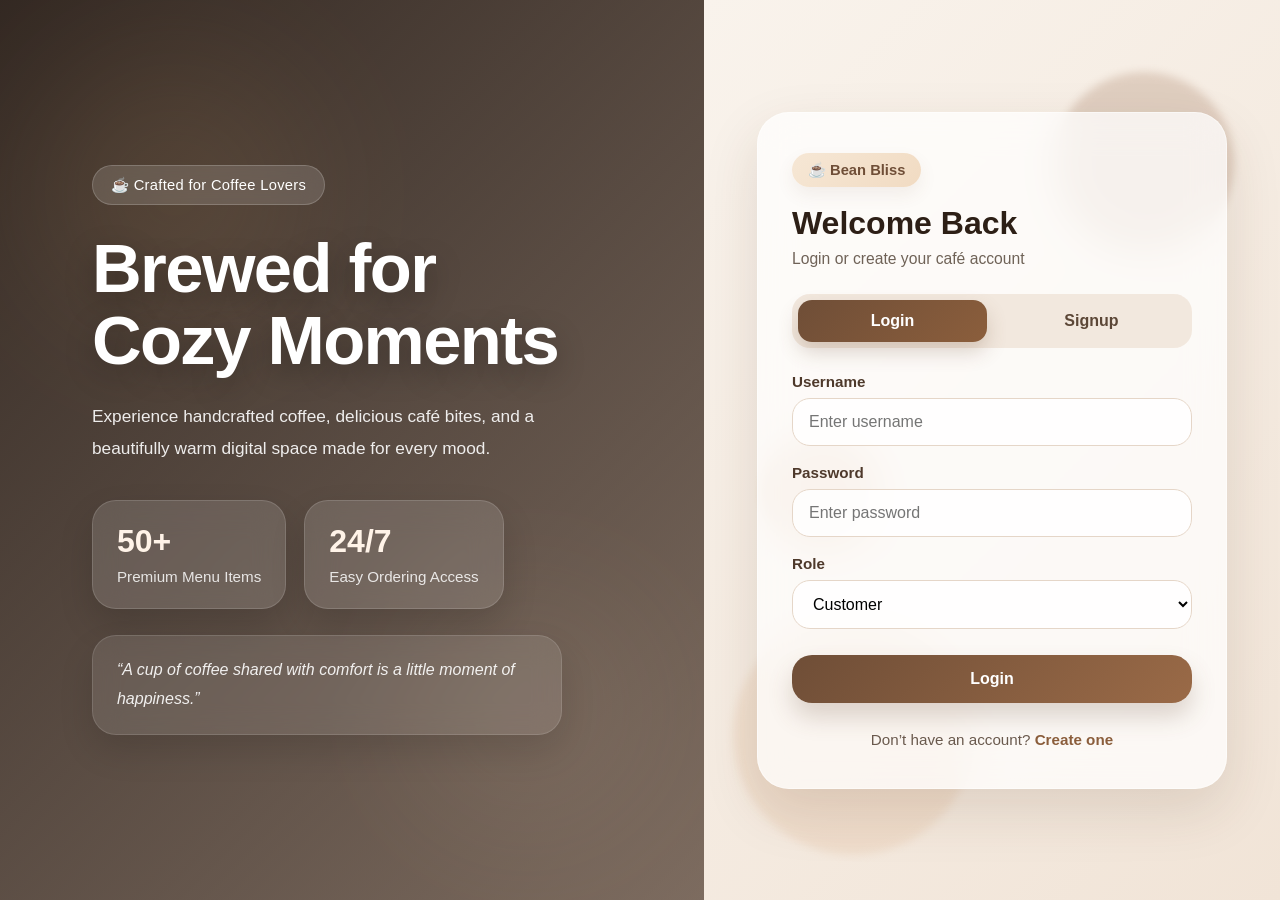
<file: Frontend/index.html>
<!DOCTYPE html>
<html lang="en">
<head>
  <meta charset="UTF-8" />
  <meta name="viewport" content="width=device-width, initial-scale=1.0"/>
  <title>Bean Bliss Café - Login</title>
  <link rel="stylesheet" href="css/style.css" />
  <link rel="stylesheet" href="css/auth.css" />
</head>
<body>

  <section class="auth-page">

    <!-- LEFT SIDE -->
<div class="auth-left">
  <div class="overlay"></div>
  <div class="light-blur blur-one"></div>
  <div class="light-blur blur-two"></div>

  <div class="auth-left-content">
    <span class="tag">☕ Crafted for Coffee Lovers</span>

    <h1>
      Brewed for <br>
      Cozy Moments
    </h1>

    <p>
      Experience handcrafted coffee, delicious café bites,
      and a beautifully warm digital space made for every mood.
    </p>

    <div class="hero-stats">
      <div class="stat-card">
        <h3>50+</h3>
        <span>Premium Menu Items</span>
      </div>

      <div class="stat-card">
        <h3>24/7</h3>
        <span>Easy Ordering Access</span>
      </div>
    </div>

    <div class="quote-card">
      <p>“A cup of coffee shared with comfort is a little moment of happiness.”</p>
    </div>
  </div>
</div>
    <!-- RIGHT SIDE -->
    <div class="auth-right">
      <div class="floating-circle one"></div>
      <div class="floating-circle two"></div>
      <div class="floating-circle three"></div>

      <div class="auth-box">
        <div class="brand-mini">☕ Bean Bliss</div>
        <h2>Welcome Back</h2>
        <p class="subtitle">Login or create your café account</p>

        <div class="tabs">
          <button class="tab-btn active" onclick="showAuthTab('login', this)">Login</button>
          <button class="tab-btn" onclick="showAuthTab('signup', this)">Signup</button>
        </div>

        <!-- LOGIN -->
        <div id="loginTab" class="auth-tab active">
          <div class="input-group">
            <label>Username</label>
            <input type="text" id="loginUsername" placeholder="Enter username">
          </div>

          <div class="input-group">
            <label>Password</label>
            <input type="password" id="loginPassword" placeholder="Enter password">
          </div>

          <div class="input-group">
            <label>Role</label>
            <select id="loginRole">
              <option value="customer">Customer</option>
              <option value="admin">Admin</option>
            </select>
          </div>

          <button class="main-auth-btn" onclick="loginUser()">Login</button>

          <p class="bottom-text">
            Don’t have an account?
            <span onclick="showAuthTab('signup', document.querySelectorAll('.tab-btn')[1])">Create one</span>
          </p>
        </div>

        <!-- SIGNUP -->
        <div id="signupTab" class="auth-tab">
          <div class="input-group">
            <label>Username</label>
            <input type="text" id="signupUsername" placeholder="Choose username">
          </div>

          <div class="input-group">
            <label>Password</label>
            <input type="password" id="signupPassword" placeholder="Create password">
          </div>

          <div class="input-group">
            <label>Role</label>
            <select id="signupRole">
              <option value="customer">Customer</option>
              <option value="admin">Admin</option>
            </select>
          </div>

          <button class="main-auth-btn" onclick="signupUser()">Create Account</button>

          <p class="bottom-text">
            Already have an account?
            <span onclick="showAuthTab('login', document.querySelectorAll('.tab-btn')[0])">Login</span>
          </p>
        </div>
      </div>
    </div>

  </section>

  <script src="js/app.js"></script>
  <script src="js/auth.js"></script>
</body>
</html>
</file>
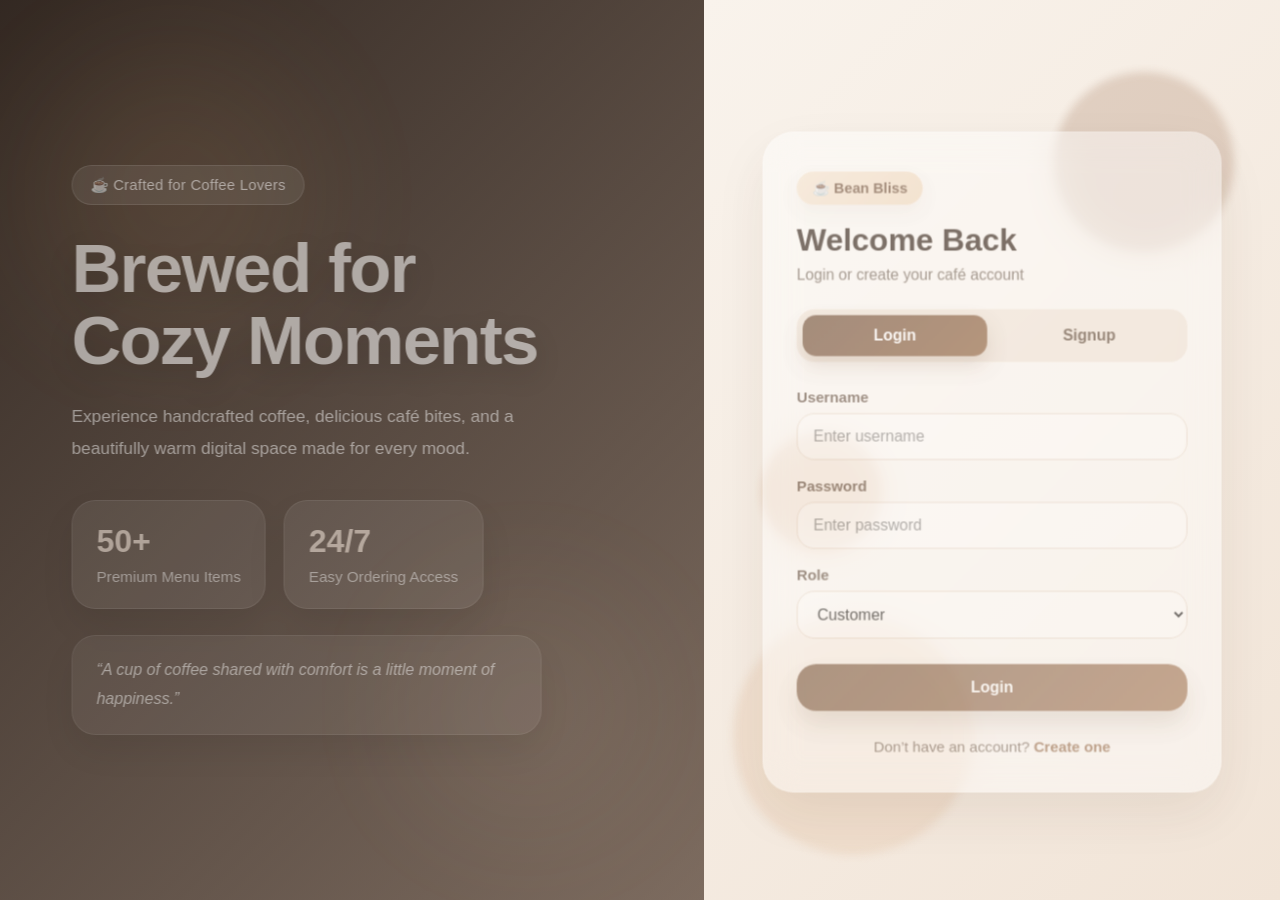
<file: Frontend/pages/admin.html>
<!DOCTYPE html>
<html lang="en">
<head>
  <meta charset="UTF-8"/>
  <meta name="viewport" content="width=device-width, initial-scale=1.0"/>
  <title>Admin Dashboard</title>
  <link rel="stylesheet" href="../css/style.css"/>
  <link rel="stylesheet" href="../css/admin.css"/>
</head>
<body onload="initAdminPage()">

  <header class="navbar">
    <h2>🛠️ Admin Dashboard</h2>
    <div class="nav-actions">
      <span id="adminWelcome"></span>
      <button onclick="logout()">Logout</button>
    </div>
  </header>

  <section class="admin-section">
    
    <!-- Add Menu Button -->
    <div class="admin-top-bar">
      <button class="open-modal-btn" onclick="openAddItemModal()">➕ Add Menu Item</button>
    </div>

    <div class="admin-cards">
      <div class="admin-card">
        <h3>Total Orders</h3>
        <p id="totalOrders">0</p>
      </div>
      <div class="admin-card">
        <h3>Total Revenue</h3>
        <p>₹<span id="totalRevenue">0</span></p>
      </div>
      <div class="admin-card">
        <h3>Total Users</h3>
        <p id="totalUsers">0</p>
      </div>
    </div>

    <div class="orders-table-container">
      <h2>All Orders</h2>
      <table>
        <thead>
          <tr>
            <th>#</th>
            <th>User</th>
            <th>Items</th>
            <th>Table</th>
            <th>Total</th>
            <th>Status</th>
            <th>Action</th>
          </tr>
        </thead>
        <tbody id="adminOrdersTable"></tbody>
      </table>
    </div>
  </section>

  <!-- Add Item Modal -->
  <div id="addItemModal" class="modal">
    <div class="modal-content">
      <span class="close-btn" onclick="closeAddItemModal()">&times;</span>
      <h2>Add New Menu Item</h2>

      <form id="addItemForm">
        <input type="text" id="itemName" placeholder="Item Name" required />
        <textarea id="itemDesc" placeholder="Item Description" required></textarea>
        <input type="number" id="itemPrice" placeholder="Price" required />
        <input type="text" id="itemImage" placeholder="Image URL" required />

        <select id="itemCategory" required>
          <option value="">Select Category</option>
          <option value="coffee">Coffee</option>
          <option value="cold drinks">Cold Drinks</option>
          <option value="tea">Tea</option>
          <option value="bakery">Bakery</option>
          <option value="desserts">Desserts</option>
          <option value="snacks">Snacks</option>
          <option value="meals">Meals</option>
        </select>

        <button type="submit" class="submit-btn">Add Item</button>
        <p id="addItemMessage" class="success-message"></p>
      </form>
    </div>
  </div>

  <script src="../js/app.js"></script>
  <script src="../js/admin.js"></script>
</body>
</html>
</file>
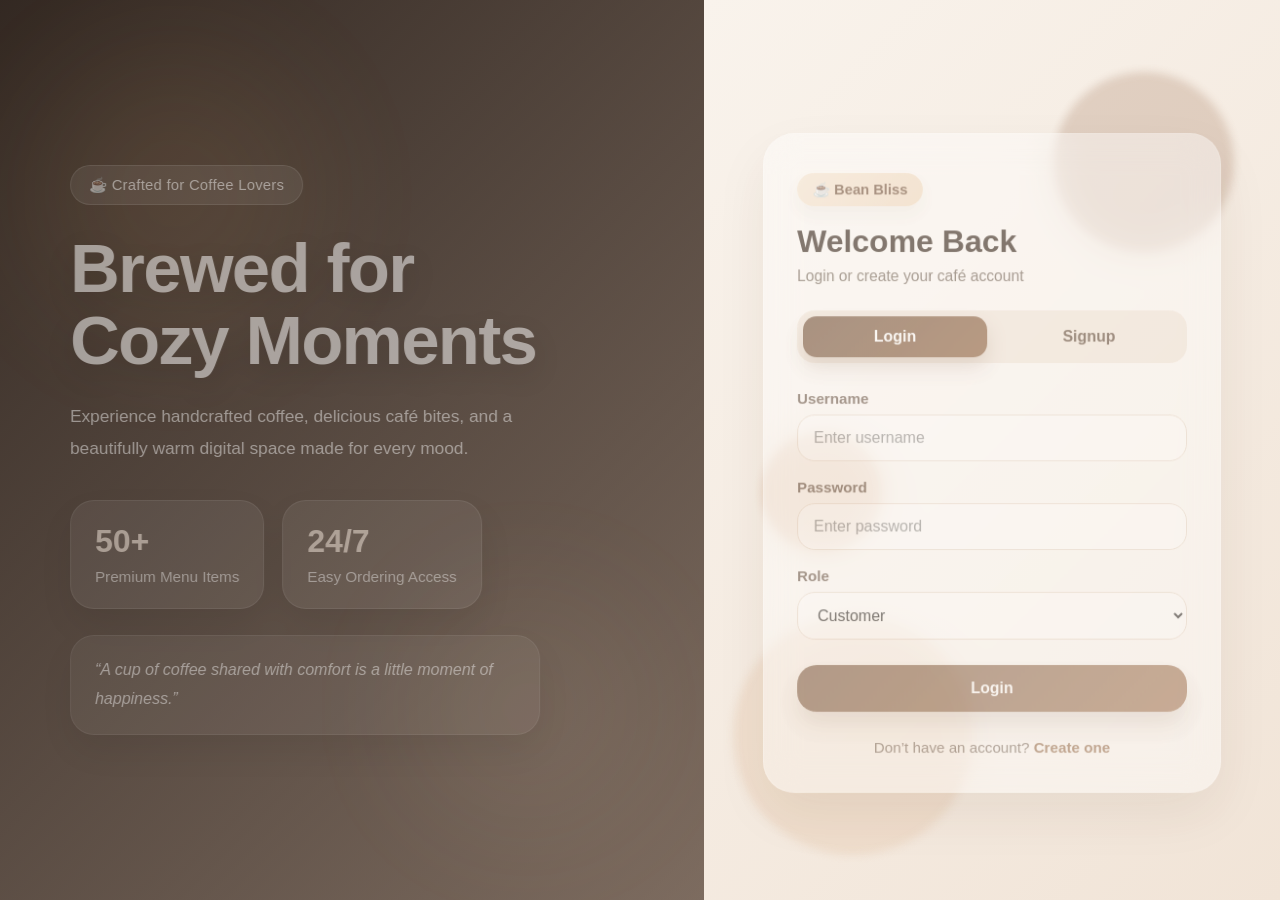
<file: Frontend/pages/customer.html>
<!DOCTYPE html>
<html lang="en">
<head>
  <meta charset="UTF-8" />
  <meta name="viewport" content="width=device-width, initial-scale=1.0"/>
  <title>Customer Dashboard</title>
  <link rel="stylesheet" href="../css/style.css" />
  <link rel="stylesheet" href="../css/customer.css" />
</head>
<body onload="initCustomerPage()">

  <header class="navbar">
    <h2>☕ Bean Bliss Café</h2>
    <div class="nav-actions">
      <span id="customerWelcome"></span>
      <button onclick="openCart()">🛒 Cart (<span id="cartCount">0</span>)</button>
      <button onclick="goToOrders()">📦 My Orders</button>
      <button onclick="logout()">Logout</button>
    </div>
  </header>

  <section class="hero">
    <div class="hero-text">
      <h1>Freshly Brewed Happiness</h1>
      <p>Enjoy handcrafted coffee, snacks, and desserts.</p>
      <button onclick="scrollToMenu()">Explore Menu</button>
    </div>
  </section>

  <section class="menu-section" id="menuSection">
  <div class="menu-topbar">
    <div>
      <h2>Our Signature Menu</h2>
      <p>Explore handcrafted drinks and delicious bites</p>
    </div>

    <div class="top-actions">
      <div class="search-box">
        <input type="text" id="menuSearch" placeholder="Search menu..." onkeyup="searchMenu()">
      </div>

      <button class="theme-toggle" onclick="toggleTheme()">
        <span id="themeIcon">🌙</span>
      </button>
    </div>
  </div>

  <div id="toastBox" class="toast-box"></div>

  <div id="categoryContainer" class="category-container"></div>

  <div class="menu-grid" id="menuContainer"></div>
</section>

  <!-- Cart Modal -->
  <div id="cartModal" class="modal">
    <div class="modal-content">
      <span class="close" onclick="closeCart()">&times;</span>
      <h2>🛒 Your Cart</h2>
      <div id="cartItems"></div>
      <div class="cart-extra">
        <label>Table Number:</label>
        <input type="number" id="tableNumber" placeholder="Enter table number">
      </div>
      <h3>Total: ₹<span id="cartTotal">0</span></h3>
      <button onclick="goToPayment()">Proceed to Payment</button>
    </div>
  </div>

  <script src="../data/menuData.js"></script>
  <script src="../js/app.js"></script>
  <script src="../js/menu.js"></script>
  <script src="../js/cart.js"></script>
</body>
</html>
</file>
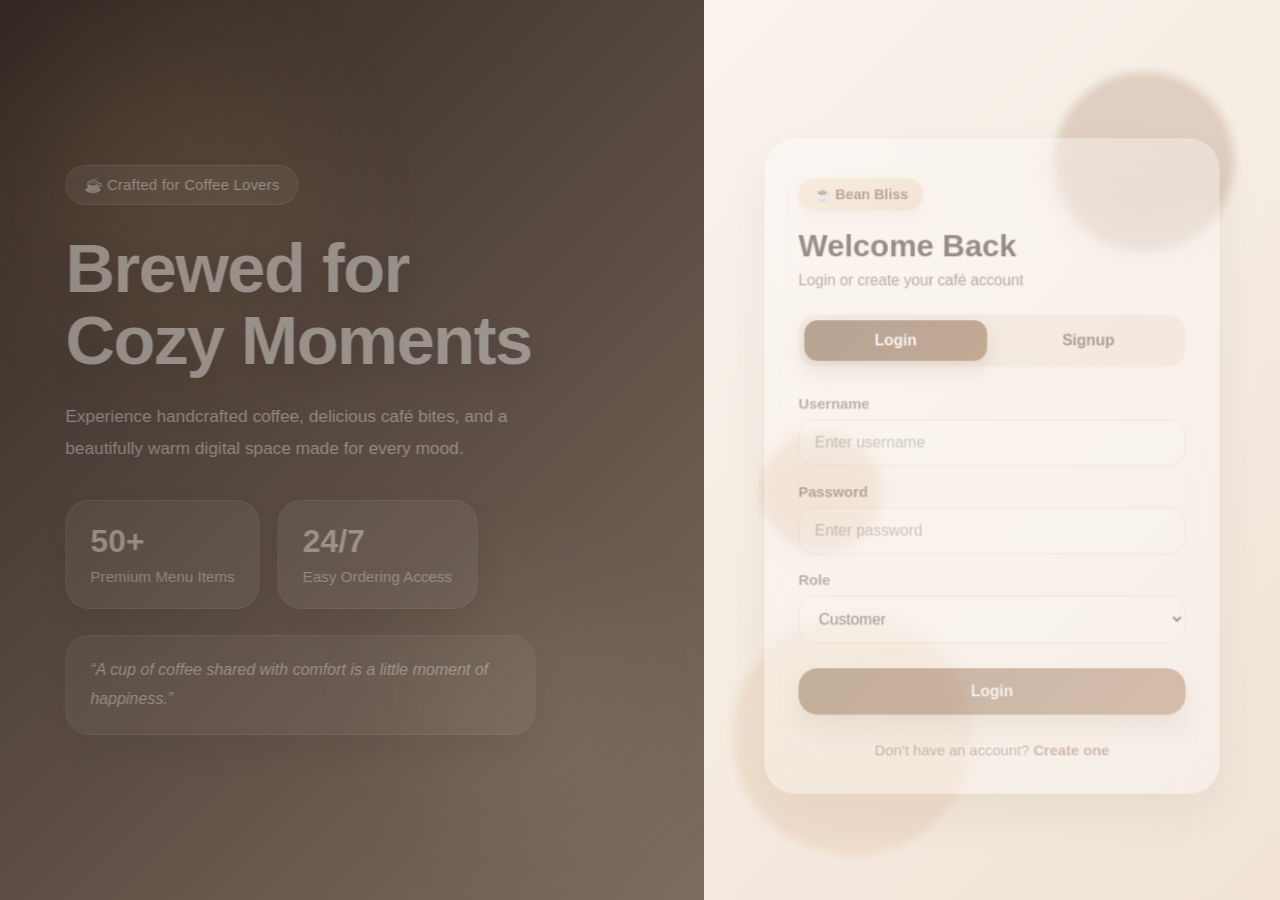
<file: Frontend/pages/orders.html>
<!DOCTYPE html>
<html lang="en">
<head>
  <meta charset="UTF-8"/>
  <meta name="viewport" content="width=device-width, initial-scale=1.0"/>
  <title>My Orders</title>
  <link rel="stylesheet" href="../css/style.css"/>
  <link rel="stylesheet" href="../css/orders.css"/>
</head>
<body onload="renderCustomerOrders()">

  <header class="navbar">
    <h2>📦 My Orders</h2>
    <div class="nav-actions">
      <button onclick="goBackCustomer()">Back to Dashboard</button>
      <button onclick="logout()">Logout</button>
    </div>
  </header>

  <div class="orders-container" id="customerOrdersList"></div>

  <script src="../js/app.js"></script>
  <script src="../js/orders.js"></script>
</body>
</html>
</file>
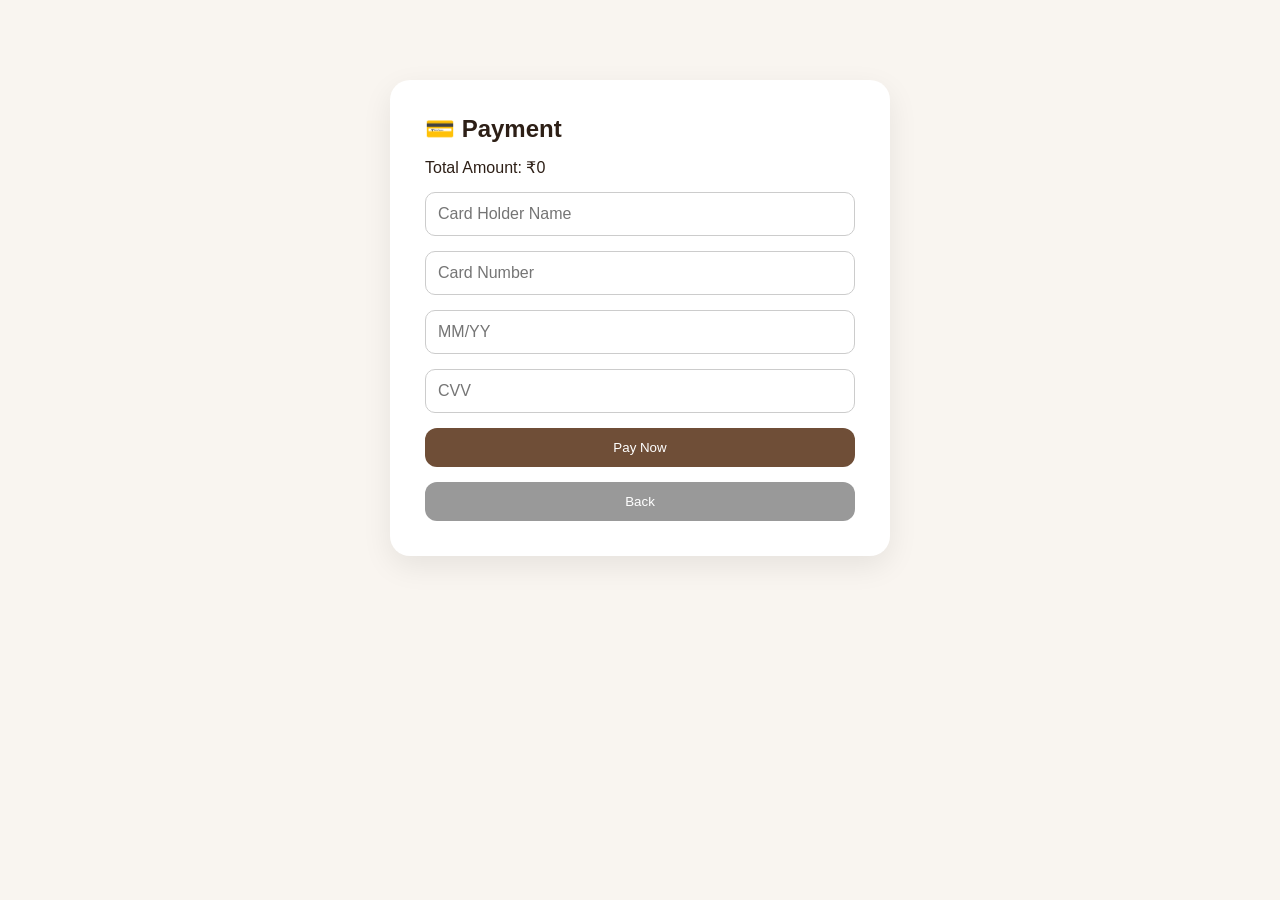
<file: Frontend/pages/payment.html>
<!DOCTYPE html>
<html lang="en">
<head>
  <meta charset="UTF-8"/>
  <meta name="viewport" content="width=device-width, initial-scale=1.0"/>
  <title>Payment</title>
  <link rel="stylesheet" href="../css/style.css"/>
  <link rel="stylesheet" href="../css/payment.css"/>
</head>
<body onload="loadPaymentPage()">

  <div class="payment-box">
    <h2>💳 Payment</h2>
    <p>Total Amount: ₹<span id="paymentAmount">0</span></p>

    <input type="text" id="cardName" placeholder="Card Holder Name">
    <input type="text" id="cardNumber" placeholder="Card Number" maxlength="16">
    <input type="text" id="expiry" placeholder="MM/YY">
    <input type="text" id="cvv" placeholder="CVV" maxlength="3">

    <button onclick="placeOrder()">Pay Now</button>
    <button class="secondary" onclick="goBackCustomer()">Back</button>
  </div>

  <script src="../js/app.js"></script>
  <script src="../js/payment.js"></script>
</body>
</html>
</file>
<file: Frontend/css/style.css>
* {
  margin: 0;
  padding: 0;
  box-sizing: border-box;
  font-family: "Segoe UI", sans-serif;
}

body {
  background: #f9f5f0;
  color: #2d1f16;
}

button {
  padding: 12px 18px;
  border: none;
  border-radius: 12px;
  background: #6f4e37;
  color: white;
  cursor: pointer;
  transition: 0.3s;
}

button:hover {
  transform: translateY(-2px);
  opacity: 0.9;
}

input, select {
  padding: 12px;
  border: 1px solid #ccc;
  border-radius: 10px;
  font-size: 1rem;
  width: 100%;
}

.navbar {
  background: #2d1f16;
  color: white;
  padding: 18px 40px;
  display: flex;
  justify-content: space-between;
  align-items: center;
}

.nav-actions {
  display: flex;
  gap: 10px;
  align-items: center;
}

.secondary {
  background: #999 !important;
}
</file>
<file: Frontend/css/auth.css>
body {
  margin: 0;
  background: linear-gradient(135deg, #f7efe7, #f2e6da);
  font-family: "Segoe UI", sans-serif;
  overflow-x: hidden;
}

.auth-page {
  display: flex;
  min-height: 100vh;
  overflow: hidden;
}
/* =========================
   LEFT SIDE
========================= */
.auth-left {
  flex: 1.08;
  position: relative;
  background: url("https://images.unsplash.com/photo-1509042239860-f550ce710b93?auto=format&fit=crop&w=1600&q=80") center/cover;
  display: flex;
  align-items: center;
  justify-content: center;
  padding: 70px;
  overflow: hidden;
}

.auth-left .overlay {
  position: absolute;
  inset: 0;
  background: linear-gradient(
    135deg,
    rgba(24, 13, 7, 0.88),
    rgba(52, 31, 18, 0.62)
  );
  z-index: 1;
}

.light-blur {
  position: absolute;
  border-radius: 50%;
  filter: blur(70px);
  z-index: 1;
  opacity: 0.32;
  animation: floatGlow 8s ease-in-out infinite alternate;
}

.blur-one {
  width: 280px;
  height: 280px;
  background: rgba(255, 194, 124, 0.28);
  top: 6%;
  left: 5%;
}

.blur-two {
  width: 240px;
  height: 240px;
  background: rgba(255, 227, 196, 0.22);
  bottom: 8%;
  right: 8%;
}

.auth-left-content {
  position: relative;
  z-index: 2;
  color: white;
  max-width: 580px;
  animation: slideFadeLeft 1s ease forwards;
}

.tag {
  display: inline-block;
  background: rgba(255,255,255,0.14);
  border: 1px solid rgba(255,255,255,0.18);
  padding: 10px 18px;
  border-radius: 999px;
  font-size: 0.92rem;
  margin-bottom: 28px;
  backdrop-filter: blur(10px);
  transition: all 0.3s ease;
  letter-spacing: 0.3px;
}

.tag:hover {
  transform: translateY(-2px);
  background: rgba(255,255,255,0.18);
}

.auth-left-content h1 {
  font-size: 4.3rem;
  line-height: 1.05;
  margin-bottom: 22px;
  letter-spacing: -1.6px;
  font-weight: 800;
  text-shadow: 0 10px 30px rgba(0,0,0,0.28);
}

.auth-left-content p {
  font-size: 1.08rem;
  line-height: 1.9;
  color: rgba(255,255,255,0.9);
  margin-bottom: 35px;
  max-width: 520px;
}

/* NEW STATS */
.hero-stats {
  display: flex;
  gap: 18px;
  flex-wrap: wrap;
  margin-bottom: 26px;
}

.stat-card {
  min-width: 180px;
  background: rgba(255,255,255,0.13);
  border: 1px solid rgba(255,255,255,0.14);
  border-radius: 24px;
  padding: 22px 24px;
  backdrop-filter: blur(16px);
  box-shadow: 0 16px 35px rgba(0,0,0,0.14);
  transition: all 0.35s ease;
}

.stat-card:hover {
  transform: translateY(-7px) scale(1.02);
  background: rgba(255,255,255,0.18);
  box-shadow: 0 22px 40px rgba(0,0,0,0.18);
}

.stat-card h3 {
  font-size: 2rem;
  margin: 0 0 8px;
  color: #fff3e8;
}

.stat-card span {
  font-size: 0.95rem;
  color: rgba(255,255,255,0.84);
}

/* QUOTE CARD */
.quote-card {
  background: rgba(255,255,255,0.10);
  border: 1px solid rgba(255,255,255,0.12);
  border-radius: 24px;
  padding: 20px 24px;
  backdrop-filter: blur(14px);
  box-shadow: 0 16px 35px rgba(0,0,0,0.12);
  max-width: 470px;
  transition: all 0.35s ease;
}

.quote-card:hover {
  transform: translateY(-5px);
  background: rgba(255,255,255,0.15);
}

.quote-card p {
  margin: 0;
  font-size: 1rem;
  line-height: 1.8;
  color: rgba(255,255,255,0.9);
  font-style: italic;
}
/* =========================
   RIGHT SIDE
========================= */
.auth-right {
  flex: 0.95;
  position: relative;
  background: linear-gradient(135deg, #f9f3ec, #f1e4d7);
  display: flex;
  align-items: center;
  justify-content: center;
  padding: 40px;
  overflow: hidden;
}

/* Floating circles */
.floating-circle {
  position: absolute;
  border-radius: 50%;
  opacity: 0.24;
  filter: blur(4px);
  animation: floatMove 9s ease-in-out infinite alternate;
}

.floating-circle.one {
  width: 180px;
  height: 180px;
  background: #9b6d4f;
  top: 8%;
  right: 8%;
}

.floating-circle.two {
  width: 240px;
  height: 240px;
  background: #e0b792;
  bottom: 5%;
  left: 5%;
  animation-delay: 1s;
}

.floating-circle.three {
  width: 120px;
  height: 120px;
  background: #c98d5d;
  top: 48%;
  left: 10%;
  animation-delay: 2s;
}

/* Auth card */
.auth-box {
  position: relative;
  z-index: 2;
  width: 100%;
  max-width: 470px;
  background: rgba(255,255,255,0.72);
  border: 1px solid rgba(255,255,255,0.45);
  backdrop-filter: blur(18px);
  border-radius: 32px;
  padding: 40px 34px;
  box-shadow: 0 22px 55px rgba(80, 50, 25, 0.13);
  animation: popIn 0.9s ease forwards;
  transition: all 0.35s ease;
}

.auth-box:hover {
  transform: translateY(-4px);
  box-shadow: 0 28px 65px rgba(80, 50, 25, 0.18);
}

.brand-mini {
  display: inline-block;
  background: linear-gradient(135deg, #f6e7d5, #f1dbc2);
  color: #6f4e37;
  font-weight: 700;
  padding: 8px 16px;
  border-radius: 999px;
  margin-bottom: 18px;
  font-size: 0.92rem;
  box-shadow: 0 8px 18px rgba(111, 78, 55, 0.08);
}

.auth-box h2 {
  font-size: 2rem;
  color: #2d1f16;
  margin-bottom: 8px;
}

.subtitle {
  color: #6f6257;
  margin-bottom: 26px;
  font-size: 0.98rem;
}

/* Tabs */
.tabs {
  display: flex;
  gap: 10px;
  margin-bottom: 25px;
  background: rgba(241, 230, 219, 0.9);
  padding: 6px;
  border-radius: 18px;
}

.tab-btn {
  flex: 1;
  border: none;
  background: transparent;
  color: #5c4737;
  font-size: 1rem;
  font-weight: 600;
  border-radius: 14px;
  padding: 12px 10px;
  cursor: pointer;
  transition: all 0.3s ease;
}

.tab-btn:hover {
  background: rgba(255,255,255,0.55);
  transform: translateY(-1px);
}

.tab-btn.active {
  background: linear-gradient(135deg, #6f4e37, #8b5e3c);
  color: white;
  box-shadow: 0 10px 20px rgba(111, 78, 55, 0.24);
}

/* Forms */
.auth-tab {
  display: none;
  flex-direction: column;
  gap: 18px;
  opacity: 0;
  transform: translateY(18px);
}

.auth-tab.active {
  display: flex;
  animation: formSlideIn 0.55s ease forwards;
}

.input-group {
  display: flex;
  flex-direction: column;
  gap: 8px;
}

.input-group label {
  font-size: 0.95rem;
  color: #4e392b;
  font-weight: 600;
}

.input-group input,
.input-group select {
  width: 100%;
  padding: 14px 16px;
  border: 1px solid #e5d6c8;
  border-radius: 18px;
  background: rgba(255,255,255,0.82);
  font-size: 1rem;
  outline: none;
  transition: all 0.32s ease;
}

.input-group input:hover,
.input-group select:hover {
  transform: translateY(-1px);
  border-color: #caa07e;
  box-shadow: 0 8px 18px rgba(111, 78, 55, 0.05);
}

.input-group input:focus,
.input-group select:focus {
  border-color: #8b5e3c;
  box-shadow: 0 0 0 4px rgba(139, 94, 60, 0.13);
  transform: scale(1.01);
}

/* Main button */
.main-auth-btn {
  width: 100%;
  padding: 15px;
  border: none;
  border-radius: 20px;
  background: linear-gradient(135deg, #6f4e37, #9a6a47);
  color: white;
  font-size: 1rem;
  font-weight: 700;
  cursor: pointer;
  transition: all 0.35s ease;
  margin-top: 8px;
  box-shadow: 0 14px 24px rgba(111, 78, 55, 0.22);
  position: relative;
  overflow: hidden;
}

.main-auth-btn::before {
  content: "";
  position: absolute;
  top: 0;
  left: -120%;
  width: 100%;
  height: 100%;
  background: linear-gradient(
    120deg,
    transparent,
    rgba(255,255,255,0.28),
    transparent
  );
  transition: all 0.7s ease;
}

.main-auth-btn:hover::before {
  left: 120%;
}

.main-auth-btn:hover {
  transform: translateY(-3px) scale(1.01);
  box-shadow: 0 20px 30px rgba(111, 78, 55, 0.28);
}

/* Bottom text */
.bottom-text {
  text-align: center;
  color: #6a5a4e;
  font-size: 0.95rem;
  margin-top: 10px;
}

.bottom-text span {
  color: #8b5e3c;
  font-weight: 700;
  cursor: pointer;
  transition: all 0.3s ease;
}

.bottom-text span:hover {
  text-decoration: underline;
  color: #6f4e37;
}

/* =========================
   ANIMATIONS
========================= */
@keyframes popIn {
  0% {
    opacity: 0;
    transform: scale(0.94) translateY(30px);
  }
  100% {
    opacity: 1;
    transform: scale(1) translateY(0);
  }
}

@keyframes slideFadeLeft {
  0% {
    opacity: 0;
    transform: translateX(-45px);
  }
  100% {
    opacity: 1;
    transform: translateX(0);
  }
}

@keyframes formSlideIn {
  0% {
    opacity: 0;
    transform: translateY(18px);
  }
  100% {
    opacity: 1;
    transform: translateY(0);
  }
}

@keyframes floatMove {
  0% {
    transform: translateY(0px) translateX(0px);
  }
  100% {
    transform: translateY(-18px) translateX(10px);
  }
}

@keyframes floatGlow {
  0% {
    transform: scale(1) translateY(0);
  }
  100% {
    transform: scale(1.08) translateY(-12px);
  }
}

/* =========================
   RESPONSIVE
========================= */
@media (max-width: 1100px) {
  .auth-page {
    flex-direction: column;
  }

  .auth-left {
    min-height: 50vh;
    padding: 40px 25px;
  }

  .auth-left-content h1 {
    font-size: 2.8rem;
  }

  .auth-right {
    padding: 30px 20px;
  }

  .auth-box {
    max-width: 100%;
    padding: 30px 24px;
  }
}

@media (max-width: 600px) {
  .auth-left-content h1 {
    font-size: 2.3rem;
  }

  .auth-left-content p {
    font-size: 1rem;
  }

  .auth-box h2 {
    font-size: 1.7rem;
  }
}
</file>
<file: Frontend/css/admin.css>
.admin-section {
  padding: 40px;
}

.admin-top-bar {
  display: flex;
  justify-content: flex-end;
  margin-bottom: 25px;
}

.admin-cards {
  display: grid;
  grid-template-columns: repeat(auto-fit, minmax(220px, 1fr));
  gap: 20px;
  margin-bottom: 30px;
}

.admin-card {
  background: white;
  padding: 25px;
  border-radius: 18px;
  box-shadow: 0 8px 20px rgba(0,0,0,0.08);
  text-align: center;
}

.admin-card p {
  font-size: 2rem;
  font-weight: bold;
  color: #6f4e37;
}

.orders-table-container {
  background: white;
  padding: 25px;
  border-radius: 20px;
  overflow-x: auto;
  box-shadow: 0 8px 20px rgba(0,0,0,0.08);
}

table {
  width: 100%;
  border-collapse: collapse;
}

th, td {
  padding: 14px;
  border-bottom: 1px solid #eee;
  text-align: center;
}

.status {
  padding: 6px 12px;
  border-radius: 20px;
  color: white;
  font-size: 0.9rem;
}

.pending { background: orange; }
.preparing { background: #3498db; }
.completed { background: green; }

/* Add Item Button */
.open-modal-btn {
  background: linear-gradient(135deg, #c58a5c, #8b5e3c);
  color: white;
  border: none;
  padding: 12px 22px;
  border-radius: 12px;
  cursor: pointer;
  font-size: 16px;
  font-weight: 600;
  transition: 0.3s ease;
  box-shadow: 0 8px 20px rgba(197, 138, 92, 0.25);
}

.open-modal-btn:hover {
  transform: translateY(-2px);
  box-shadow: 0 10px 25px rgba(197, 138, 92, 0.35);
}

/* Modal Background */
.modal {
  display: none;
  position: fixed;
  z-index: 9999;
  left: 0;
  top: 0;
  width: 100%;
  height: 100%;
  background: rgba(0, 0, 0, 0.65);
  justify-content: center;
  align-items: center;
  backdrop-filter: blur(6px);
}

/* Modal Box */
.modal-content {
  background: #1b120f;
  padding: 30px;
  border-radius: 20px;
  width: 90%;
  max-width: 500px;
  position: relative;
  box-shadow: 0 15px 40px rgba(0,0,0,0.4);
  animation: popupFade 0.35s ease;
}

@keyframes popupFade {
  from {
    transform: scale(0.85) translateY(20px);
    opacity: 0;
  }
  to {
    transform: scale(1) translateY(0);
    opacity: 1;
  }
}

.modal-content h2 {
  color: #fff;
  margin-bottom: 20px;
  text-align: center;
}

.modal-content input,
.modal-content textarea,
.modal-content select {
  width: 100%;
  margin-bottom: 15px;
  padding: 12px 14px;
  border-radius: 12px;
  border: 1px solid rgba(255,255,255,0.1);
  outline: none;
  font-size: 15px;
  background: #2b1c17;
  color: #fff;
  box-sizing: border-box;
}

.modal-content textarea {
  resize: none;
  min-height: 90px;
}

.modal-content input::placeholder,
.modal-content textarea::placeholder {
  color: #c9b7ae;
}

.submit-btn {
  width: 100%;
  padding: 13px;
  border: none;
  border-radius: 12px;
  background: linear-gradient(135deg, #c58a5c, #8b5e3c);
  color: white;
  font-size: 16px;
  font-weight: 700;
  cursor: pointer;
  transition: 0.3s ease;
}

.submit-btn:hover {
  transform: scale(1.02);
}

.close-btn {
  position: absolute;
  right: 18px;
  top: 14px;
  font-size: 28px;
  color: #fff;
  cursor: pointer;
}

.success-message {
  text-align: center;
  color: #7dff9f;
  margin-top: 10px;
  font-weight: 600;
}
</file>
<file: Frontend/css/customer.css>
.hero {
  background: linear-gradient(rgba(30, 18, 12, 0.6), rgba(30, 18, 12, 0.6)),
    url("https://images.unsplash.com/photo-1495474472287-4d71bcdd2085?auto=format&fit=crop&w=1600&q=80") center/cover;
  min-height: 60vh;
  display: flex;
  align-items: center;
  padding: 50px;
  color: white;
}

.hero-text {
  max-width: 600px;
}

.hero-text h1 {
  font-size: 3rem;
  margin-bottom: 15px;
}

.hero-text p {
  font-size: 1.1rem;
  margin-bottom: 20px;
}

.menu-section {
  padding: 50px 40px;
}

.menu-section h2 {
  text-align: center;
  margin-bottom: 30px;
}

.menu-grid {
  display: grid;
  grid-template-columns: repeat(auto-fit, minmax(250px, 1fr));
  gap: 25px;
}

.menu-card {
  background: white;
  border-radius: 20px;
  overflow: hidden;
  box-shadow: 0 8px 24px rgba(0,0,0,0.08);
  transition: transform 0.3s ease, box-shadow 0.3s ease;
}

.menu-card:hover {
  transform: translateY(-8px);
  box-shadow: 0 16px 30px rgba(0,0,0,0.12);
}
.menu-card img {
  width: 100%;
  height: 220px;
  object-fit: cover;
}

.menu-card-content {
  padding: 18px;
}

.menu-card-content h3 {
  margin-bottom: 8px;
}

.menu-card-content p {
  color: #666;
  margin-bottom: 10px;
}

/* =========================
   MENU TOPBAR
========================= */
.menu-topbar {
  display: flex;
  justify-content: space-between;
  align-items: center;
  flex-wrap: wrap;
  gap: 20px;
  margin-bottom: 25px;
}

.menu-topbar h2 {
  margin: 0;
  font-size: 2rem;
  color: #2d1f16;
}

.menu-topbar p {
  margin-top: 6px;
  color: #7a685b;
}

.top-actions {
  display: flex;
  align-items: center;
  gap: 14px;
}

.search-box input {
  padding: 12px 18px;
  border: 1px solid #e4d6c8;
  border-radius: 999px;
  outline: none;
  min-width: 240px;
  background: white;
  transition: all 0.3s ease;
}

.search-box input:focus {
  border-color: #8b5e3c;
  box-shadow: 0 0 0 4px rgba(139, 94, 60, 0.12);
}

.theme-toggle {
  width: 50px;
  height: 50px;
  border: none;
  border-radius: 50%;
  background: linear-gradient(135deg, #6f4e37, #9a6a47);
  color: white;
  font-size: 1.25rem;
  cursor: pointer;
  box-shadow: 0 10px 22px rgba(111, 78, 55, 0.18);
  transition: all 0.35s ease;
  display: flex;
  align-items: center;
  justify-content: center;
  position: relative;
  overflow: hidden;
}

/* soft glow ring */
.theme-toggle::before {
  content: "";
  position: absolute;
  inset: 0;
  border-radius: 50%;
  background: radial-gradient(circle, rgba(255,255,255,0.25), transparent 70%);
  opacity: 0;
  transform: scale(0.7);
  transition: all 0.4s ease;
}

.theme-toggle:hover::before {
  opacity: 1;
  transform: scale(1.2);
}

.theme-toggle:hover {
  transform: translateY(-3px) scale(1.08) rotate(10deg);
  box-shadow: 0 16px 28px rgba(111, 78, 55, 0.28);
}

.theme-toggle:active {
  transform: scale(0.94);
}

/* =========================
   CATEGORY BUTTONS
========================= */
.category-container {
  display: flex;
  flex-wrap: wrap;
  gap: 12px;
  margin-bottom: 28px;
}

.category-btn {
  border: none;
  padding: 10px 18px;
  border-radius: 999px;
  background: #f4ece4;
  color: #5c4737;
  font-weight: 600;
  cursor: pointer;
  transition: all 0.3s ease;
}

.category-btn:hover {
  transform: translateY(-2px);
  background: #ead7c4;
}

.category-btn.active {
  background: linear-gradient(135deg, #6f4e37, #8b5e3c);
  color: white;
  box-shadow: 0 10px 18px rgba(111, 78, 55, 0.18);
}

/* =========================
   MENU CARDS UPGRADE
========================= */
.menu-card {
  background: rgba(255,255,255,0.88);
  border-radius: 24px;
  overflow: hidden;
  box-shadow: 0 12px 28px rgba(0,0,0,0.08);
  transition: all 0.35s ease;
  backdrop-filter: blur(10px);
  border: 1px solid rgba(255,255,255,0.4);
}

.menu-card:hover {
  transform: translateY(-10px) scale(1.02);
  box-shadow: 0 22px 36px rgba(0,0,0,0.12);
}

.menu-img-wrap {
  position: relative;
  overflow: hidden;
}

.menu-card img {
  width: 100%;
  height: 230px;
  object-fit: cover;
  display: block;
  transition: transform 0.45s ease;
}

.menu-card:hover img {
  transform: scale(1.08);
}

.menu-badge {
  position: absolute;
  top: 14px;
  left: 14px;
  background: rgba(0,0,0,0.55);
  color: white;
  padding: 7px 14px;
  border-radius: 999px;
  font-size: 0.82rem;
  backdrop-filter: blur(10px);
}

.menu-card-content {
  padding: 20px;
}

.menu-card-content h3 {
  margin-bottom: 8px;
  font-size: 1.25rem;
  color: #2c1d14;
}

.menu-card-content p {
  color: #6d6258;
  line-height: 1.6;
  min-height: 48px;
}

.price-row {
  display: flex;
  justify-content: space-between;
  align-items: center;
  margin-top: 18px;
}

.price {
  font-size: 1.2rem;
  font-weight: 800;
  color: #6f4e37;
}

/* =========================
   TOAST POPUP
========================= */
/* =========================
   TOAST BOX ANIMATION
========================= */
.toast-box {
  position: fixed;
  top: 95px;
  right: 28px;
  background: linear-gradient(135deg, #fff7f0, #f3e1d4);
  color: #3a2418;
  padding: 14px 22px;
  border-radius: 18px;
  font-size: 15px;
  font-weight: 600;
  box-shadow: 0 15px 35px rgba(0, 0, 0, 0.18);
  opacity: 0;
  transform: translateY(-40px) translateX(40px) scale(0.82) rotate(6deg);
  pointer-events: none;
  transition: all 0.55s cubic-bezier(0.22, 1, 0.36, 1);
  z-index: 99999;
  min-width: 250px;
  border-left: 5px solid #34c759;
  backdrop-filter: blur(10px);
}

/* Show animation */
.toast-box.show {
  opacity: 1;
  transform: translateY(0) translateX(0) scale(1) rotate(0deg);
  animation: toastFancyIn 0.65s cubic-bezier(0.22, 1, 0.36, 1),
             toastGlow 1.8s ease;
}

/* Hide animation */
.toast-box.hide {
  opacity: 0;
  transform: translateY(-18px) translateX(25px) scale(0.94);
}

/* Fancy entrance */
@keyframes toastFancyIn {
  0% {
    opacity: 0;
    transform: translateY(-55px) translateX(55px) scale(0.72) rotate(8deg);
  }
  50% {
    opacity: 1;
    transform: translateY(10px) translateX(-5px) scale(1.04) rotate(-2deg);
  }
  75% {
    transform: translateY(-3px) translateX(2px) scale(0.98) rotate(1deg);
  }
  100% {
    opacity: 1;
    transform: translateY(0) translateX(0) scale(1) rotate(0deg);
  }
}

/* Glow effect */
@keyframes toastGlow {
  0% {
    box-shadow: 0 0 0 rgba(52, 199, 89, 0);
  }
  50% {
    box-shadow: 0 0 26px rgba(52, 199, 89, 0.25);
  }
  100% {
    box-shadow: 0 15px 35px rgba(0, 0, 0, 0.18);
  }
}

/* Dark mode */
body.dark-mode .toast-box {
  background: linear-gradient(135deg, #2b211c, #1f1713);
  color: #f5e6dc;
  border-left: 5px solid #5099d0;
  box-shadow: 0 18px 38px rgba(0, 0, 0, 0.35);
}
.add-btn {
  border: none;
  background: linear-gradient(135deg, #6f4e37, #9a6a47);
  color: white;
  padding: 11px 18px;
  border-radius: 999px;
  font-weight: 700;
  cursor: pointer;
  transition: all 0.3s ease;
}

.add-btn:hover {
  transform: translateY(-2px);
  box-shadow: 0 12px 20px rgba(111, 78, 55, 0.2);
}

.add-btn.added {
  background: linear-gradient(135deg, #3c8f5b, #56b47d);
  transform: scale(1.05);
}

/* =========================
   CARD ANIMATION
========================= */
.fade-up {
  opacity: 0;
  transform: translateY(30px);
  animation: fadeUpCard 0.7s ease forwards;
}

@keyframes fadeUpCard {
  to {
    opacity: 1;
    transform: translateY(0);
  }
}

/* =========================
   DARK MODE
========================= */
body.dark-mode {
  background: #171310;
  color: white;
}

body.dark-mode .menu-section {
  background: #171310;
}

body.dark-mode .menu-topbar h2,
body.dark-mode .menu-card-content h3 {
  color: #fff;
}

body.dark-mode .menu-topbar p,
body.dark-mode .menu-card-content p {
  color: #c8beb5;
}

body.dark-mode .search-box input {
  background: #241d18;
  color: white;
  border: 1px solid #3d3027;
}

body.dark-mode .category-btn {
  background: #2a211c;
  color: #e8d8c9;
}

body.dark-mode .category-btn.active {
  background: linear-gradient(135deg, #9a6a47, #c28b60);
}

body.dark-mode .menu-card {
  background: rgba(37, 29, 23, 0.95);
  border: 1px solid rgba(255,255,255,0.06);
  box-shadow: 0 14px 30px rgba(0,0,0,0.3);
}

body.dark-mode .price {
  color: #f0c79c;
}

.price {
  font-size: 1.2rem;
  font-weight: bold;
  color: #6f4e37;
  margin: 10px 0;
}

.modal {
  display: none;
  position: fixed;
  inset: 0;
  background: rgba(0,0,0,0.6);
  justify-content: center;
  align-items: center;
  z-index: 999;
}

.modal-content {
  background: white;
  padding: 30px;
  width: 90%;
  max-width: 700px;
  border-radius: 20px;
  position: relative;
  max-height: 85vh;
  overflow-y: auto;
}

/* =========================
   DARK MODE - CART MODAL FIX
========================= */

body.dark-mode .modal-content {
  background: #1f1713 !important;
  color: #f5e6dc !important;
  box-shadow: 0 20px 50px rgba(0, 0, 0, 0.45);
}

body.dark-mode .cart-item {
  background: #2b211c !important;
  border: 1px solid #4a3428 !important;
  color: #f5e6dc !important;
}

body.dark-mode .cart-item h4,
body.dark-mode .cart-item p,
body.dark-mode .cart-item span,
body.dark-mode .cart-item small {
  color: #f5e6dc !important;
}

body.dark-mode .cart-item button {
  background: #8b5e3c !important;
  color: white !important;
}

body.dark-mode .modal-content h2,
body.dark-mode .modal-content h3,
body.dark-mode .modal-content p,
body.dark-mode .modal-content span,
body.dark-mode .modal-content label,
body.dark-mode .modal-content strong,
body.dark-mode .modal-content div {
  color: #f5e6dc !important;
}

body.dark-mode #cartItems,
body.dark-mode #cartItems * {
  color: #f5e6dc !important;
}

body.dark-mode .close {
  color: #f5e6dc !important;
}

body.dark-mode .close:hover {
  color: #ffb38a !important;
}

body.dark-mode #tableNumber {
  background: #2b211c !important;
  color: #fff !important;
  border: 1px solid #5c4033 !important;
}

body.dark-mode #tableNumber::placeholder {
  color: #c8b5a8 !important;
}

body.dark-mode .cart-extra label {
  color: #f5e6dc !important;
}

body.dark-mode #cartTotal {
  color: #ffcc9c !important;
  font-weight: 700;
}

body.dark-mode .modal-content button {
  background: linear-gradient(135deg, #d39a6c, #9c6944);
  color: #fff !important;
}

body.dark-mode .modal-content button:hover {
  filter: brightness(1.08);
}

.close {
  position: absolute;
  top: 15px;
  right: 18px;
  font-size: 28px;
  cursor: pointer;
}

.cart-item {
  display: flex;
  justify-content: space-between;
  align-items: center;
  background: #f5f5f5;
  padding: 15px;
  margin: 12px 0;
  border-radius: 12px;
  gap: 10px;
}

.cart-item-controls {
  display: flex;
  gap: 10px;
  align-items: center;
}
</file>
<file: Frontend/css/orders.css>
.orders-container {
  padding: 40px;
  display: grid;
  gap: 20px;
}

.order-card {
  background: white;
  padding: 20px;
  border-left: 6px solid #6f4e37;
  border-radius: 14px;
  box-shadow: 0 5px 15px rgba(0,0,0,0.06);
}
</file>
<file: Frontend/css/payment.css>
.payment-box {
  max-width: 500px;
  margin: 80px auto;
  background: white;
  padding: 35px;
  border-radius: 20px;
  box-shadow: 0 10px 30px rgba(0,0,0,0.08);
  display: flex;
  flex-direction: column;
  gap: 15px;
}
</file>
